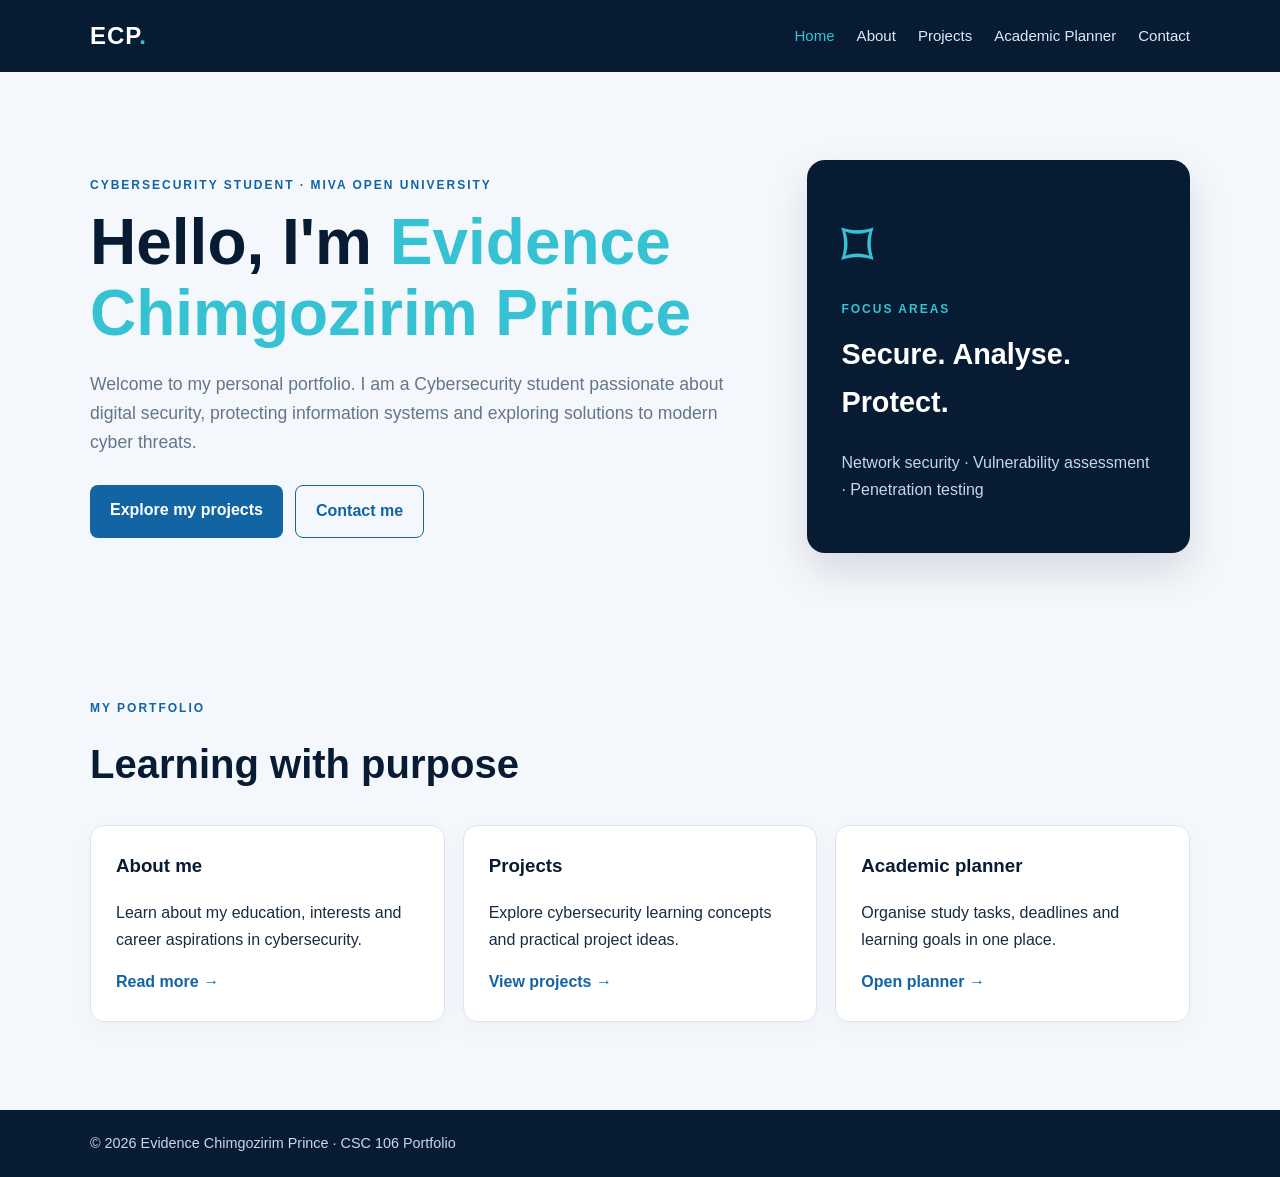
<file: index.html>
<!DOCTYPE html>
<html lang="en">
<head>
  <meta charset="UTF-8"><meta name="viewport" content="width=device-width, initial-scale=1.0">
  <meta name="description" content="Personal cybersecurity portfolio of Evidence Chimgozirim Prince.">
  <title>Evidence Chimgozirim Prince | Cybersecurity Portfolio</title>
  <link rel="stylesheet" href="css/style.css">
</head>
<body>
<header class="site-header"><nav class="nav container">
  <a class="brand" href="index.html">ECP<span>.</span></a>
  <button class="menu-toggle" aria-label="Toggle navigation" aria-expanded="false">☰</button>
  <ul class="nav-links">
    <li><a class="active" href="index.html">Home</a></li><li><a href="about.html">About</a></li>
    <li><a href="projects.html">Projects</a></li><li><a href="planner.html">Academic Planner</a></li><li><a href="contact.html">Contact</a></li>
  </ul>
</nav></header>
<main>
<section class="hero container">
  <div class="hero-copy"><p class="eyebrow">CYBERSECURITY STUDENT · MIVA OPEN UNIVERSITY</p>
    <h1>Hello, I'm <span>Evidence Chimgozirim Prince</span></h1>
    <p class="lead">Welcome to my personal portfolio. I am a Cybersecurity student passionate about digital security, protecting information systems and exploring solutions to modern cyber threats.</p>
    <div class="actions"><a class="btn" href="projects.html">Explore my projects</a><a class="btn btn-outline" href="contact.html">Contact me</a></div>
  </div>
  <div class="hero-card"><div class="shield">⌑</div><p class="card-kicker">FOCUS AREAS</p><h2>Secure. Analyse. Protect.</h2><p>Network security · Vulnerability assessment · Penetration testing</p></div>
</section>
<section class="container section"><p class="eyebrow">MY PORTFOLIO</p><h2 class="section-title">Learning with purpose</h2>
<div class="cards three"><article class="info-card"><h3>About me</h3><p>Learn about my education, interests and career aspirations in cybersecurity.</p><a href="about.html">Read more →</a></article>
<article class="info-card"><h3>Projects</h3><p>Explore cybersecurity learning concepts and practical project ideas.</p><a href="projects.html">View projects →</a></article>
<article class="info-card"><h3>Academic planner</h3><p>Organise study tasks, deadlines and learning goals in one place.</p><a href="planner.html">Open planner →</a></article></div></section>
</main><footer class="footer"><div class="container">© <span id="year"></span> Evidence Chimgozirim Prince · CSC 106 Portfolio</div></footer>
<script src="js/main.js"></script></body></html>
</file>
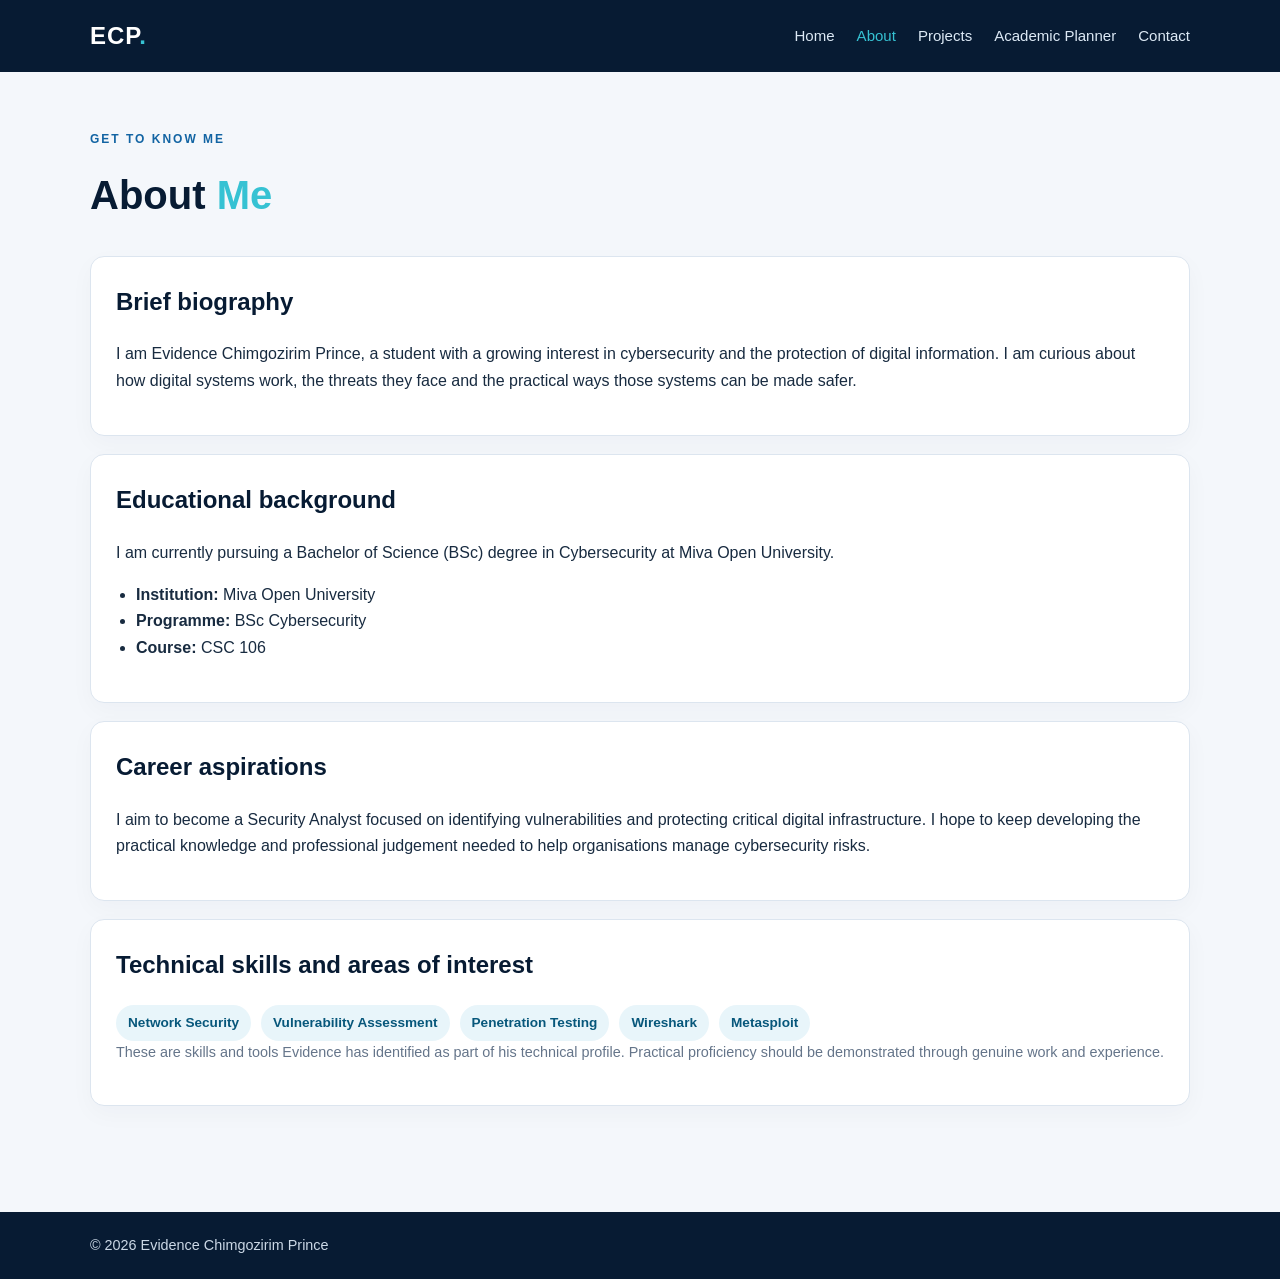
<file: about.html>
<!DOCTYPE html><html lang="en"><head><meta charset="UTF-8"><meta name="viewport" content="width=device-width, initial-scale=1.0"><title>About | Evidence Chimgozirim Prince</title><link rel="stylesheet" href="css/style.css"></head><body>
<header class="site-header"><nav class="nav container"><a class="brand" href="index.html">ECP<span>.</span></a><button class="menu-toggle" aria-label="Toggle navigation" aria-expanded="false">☰</button><ul class="nav-links"><li><a href="index.html">Home</a></li><li><a class="active" href="about.html">About</a></li><li><a href="projects.html">Projects</a></li><li><a href="planner.html">Academic Planner</a></li><li><a href="contact.html">Contact</a></li></ul></nav></header>
<main class="container page"><p class="eyebrow">GET TO KNOW ME</p><h1 class="page-title">About <span>Me</span></h1>
<section class="panel"><h2>Brief biography</h2><p>I am Evidence Chimgozirim Prince, a student with a growing interest in cybersecurity and the protection of digital information. I am curious about how digital systems work, the threats they face and the practical ways those systems can be made safer.</p></section>
<section class="panel"><h2>Educational background</h2><p>I am currently pursuing a Bachelor of Science (BSc) degree in Cybersecurity at Miva Open University.</p><ul class="detail-list"><li><strong>Institution:</strong> Miva Open University</li><li><strong>Programme:</strong> BSc Cybersecurity</li><li><strong>Course:</strong> CSC 106</li></ul></section>
<section class="panel"><h2>Career aspirations</h2><p>I aim to become a Security Analyst focused on identifying vulnerabilities and protecting critical digital infrastructure. I hope to keep developing the practical knowledge and professional judgement needed to help organisations manage cybersecurity risks.</p></section>
<section class="panel"><h2>Technical skills and areas of interest</h2><div class="tags"><span>Network Security</span><span>Vulnerability Assessment</span><span>Penetration Testing</span><span>Wireshark</span><span>Metasploit</span></div><p class="small-note">These are skills and tools Evidence has identified as part of his technical profile. Practical proficiency should be demonstrated through genuine work and experience.</p></section>
</main><footer class="footer"><div class="container">© <span id="year"></span> Evidence Chimgozirim Prince</div></footer><script src="js/main.js"></script></body></html>
</file>
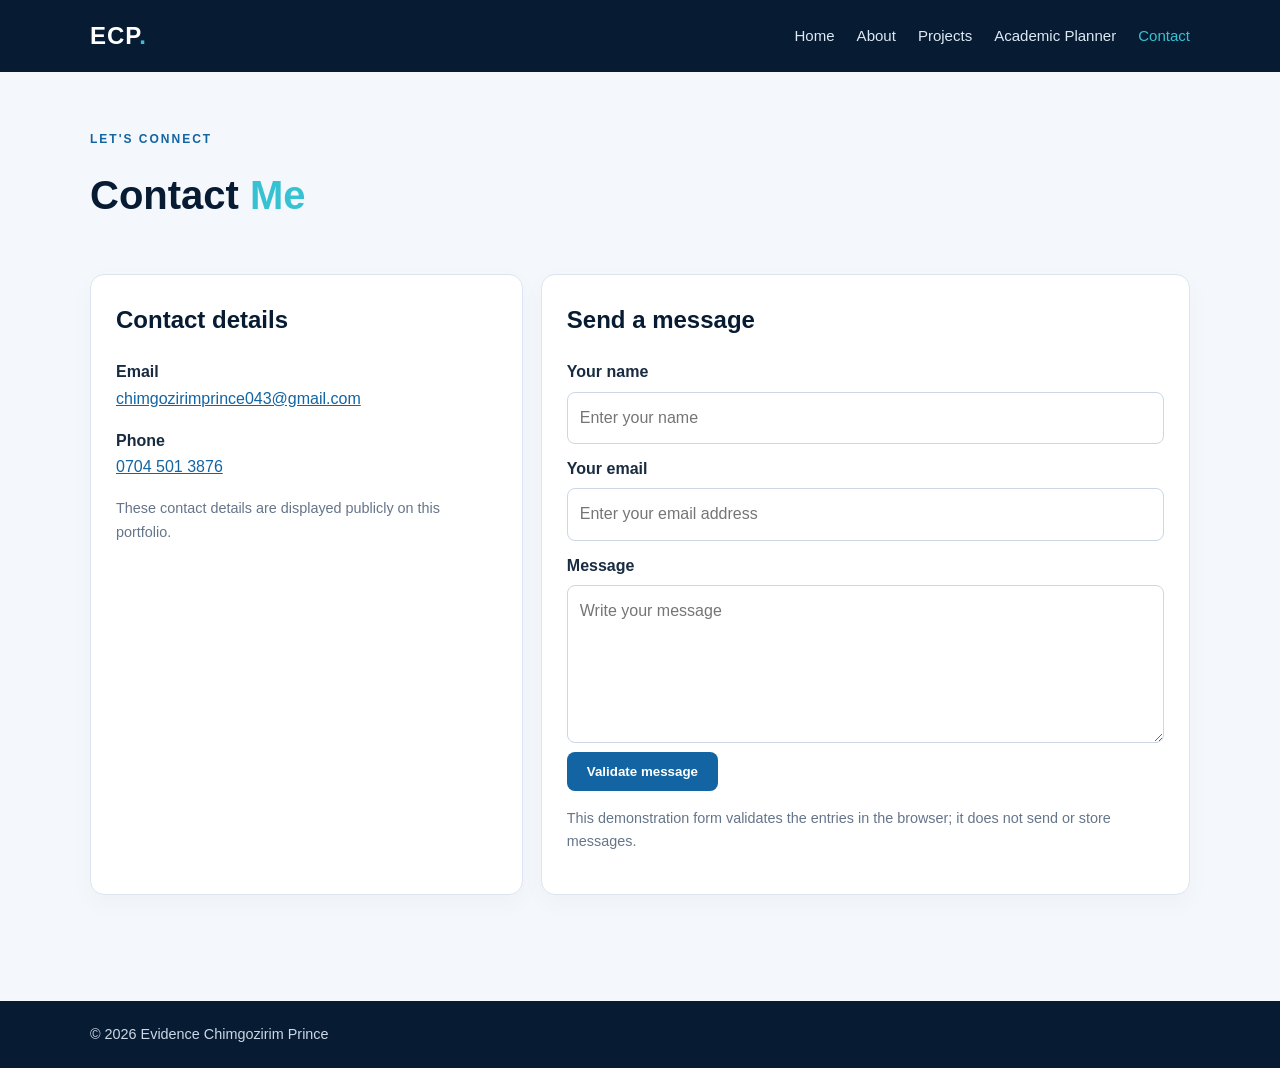
<file: contact.html>
<!DOCTYPE html><html lang="en"><head><meta charset="UTF-8"><meta name="viewport" content="width=device-width, initial-scale=1.0"><title>Contact | Evidence Chimgozirim Prince</title><link rel="stylesheet" href="css/style.css"></head><body>
<header class="site-header"><nav class="nav container"><a class="brand" href="index.html">ECP<span>.</span></a><button class="menu-toggle" aria-label="Toggle navigation" aria-expanded="false">☰</button><ul class="nav-links"><li><a href="index.html">Home</a></li><li><a href="about.html">About</a></li><li><a href="projects.html">Projects</a></li><li><a href="planner.html">Academic Planner</a></li><li><a class="active" href="contact.html">Contact</a></li></ul></nav></header>
<main class="container page"><p class="eyebrow">LET'S CONNECT</p><h1 class="page-title">Contact <span>Me</span></h1><div class="contact-layout"><section class="panel"><h2>Contact details</h2><p class="contact-item"><strong>Email</strong><a href="mailto:chimgozirimprince043@gmail.com">chimgozirimprince043@gmail.com</a></p><p class="contact-item"><strong>Phone</strong><a href="tel:+2347045013876">0704 501 3876</a></p><p class="small-note">These contact details are displayed publicly on this portfolio.</p></section>
<section class="panel"><h2>Send a message</h2><form id="contact-form" novalidate><label for="name">Your name</label><input id="name" name="name" type="text" placeholder="Enter your name" required><label for="email">Your email</label><input id="email" name="email" type="email" placeholder="Enter your email address" required><label for="message">Message</label><textarea id="message" name="message" rows="5" placeholder="Write your message" required></textarea><button class="btn" type="submit">Validate message</button><p id="form-feedback" class="form-feedback" aria-live="polite"></p></form><p class="small-note">This demonstration form validates the entries in the browser; it does not send or store messages.</p></section></div></main>
<footer class="footer"><div class="container">© <span id="year"></span> Evidence Chimgozirim Prince</div></footer><script src="js/main.js"></script></body></html>
</file>
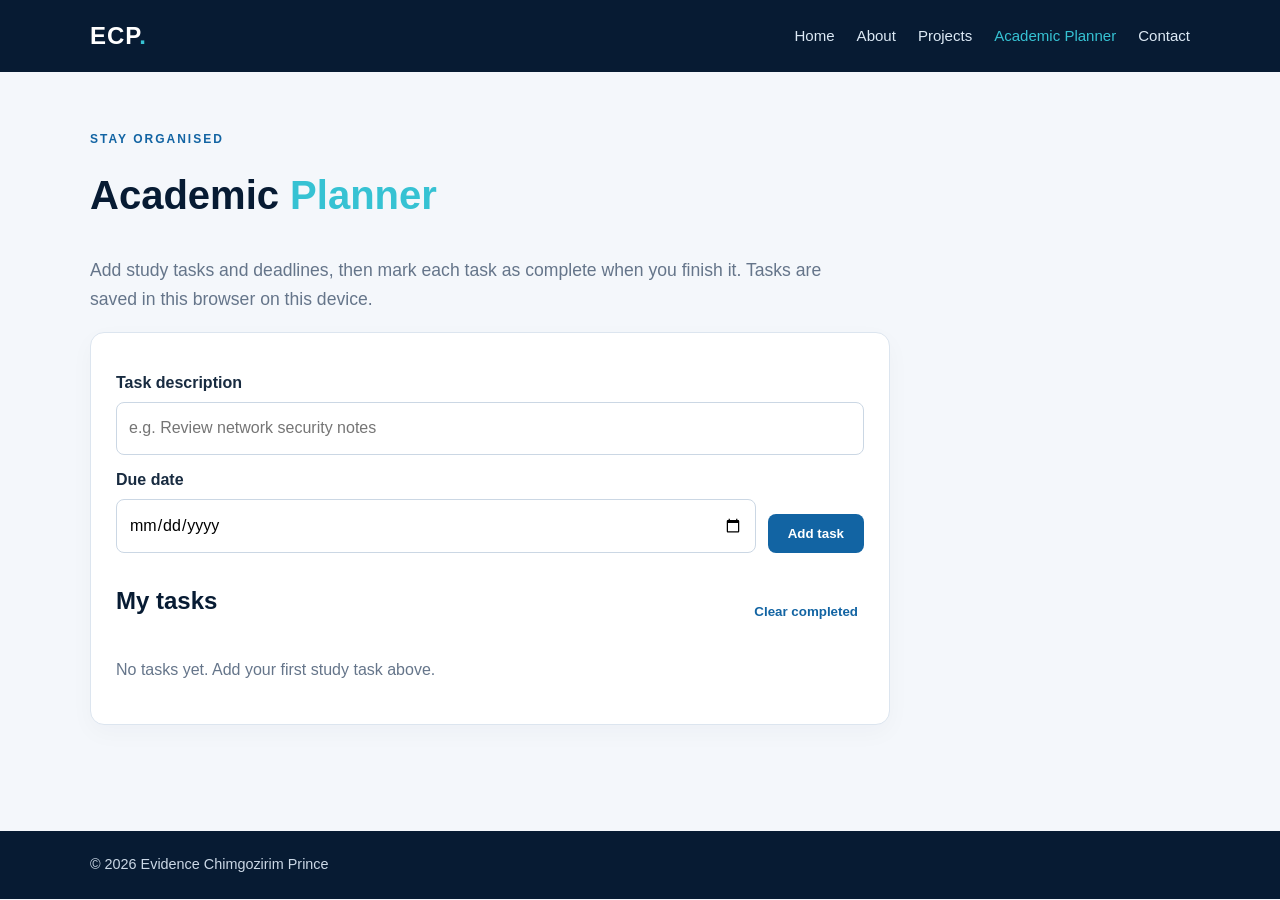
<file: planner.html>
<!DOCTYPE html><html lang="en"><head><meta charset="UTF-8"><meta name="viewport" content="width=device-width, initial-scale=1.0"><title>Academic Planner | Evidence Chimgozirim Prince</title><link rel="stylesheet" href="css/style.css"></head><body>
<header class="site-header"><nav class="nav container"><a class="brand" href="index.html">ECP<span>.</span></a><button class="menu-toggle" aria-label="Toggle navigation" aria-expanded="false">☰</button><ul class="nav-links"><li><a href="index.html">Home</a></li><li><a href="about.html">About</a></li><li><a href="projects.html">Projects</a></li><li><a class="active" href="planner.html">Academic Planner</a></li><li><a href="contact.html">Contact</a></li></ul></nav></header>
<main class="container page"><p class="eyebrow">STAY ORGANISED</p><h1 class="page-title">Academic <span>Planner</span></h1><p class="lead narrow">Add study tasks and deadlines, then mark each task as complete when you finish it. Tasks are saved in this browser on this device.</p>
<section class="panel planner-panel"><form id="task-form" class="task-form"><label for="task-input">Task description</label><input id="task-input" type="text" placeholder="e.g. Review network security notes" required maxlength="120"><div class="form-row"><div><label for="task-date">Due date</label><input id="task-date" type="date"></div><button class="btn" type="submit">Add task</button></div></form><div class="planner-heading"><h2>My tasks</h2><button id="clear-completed" class="text-button" type="button">Clear completed</button></div><ul id="task-list" class="task-list" aria-live="polite"></ul><p id="empty-state" class="empty-state">No tasks yet. Add your first study task above.</p></section></main>
<footer class="footer"><div class="container">© <span id="year"></span> Evidence Chimgozirim Prince</div></footer><script src="js/main.js"></script></body></html>
</file>
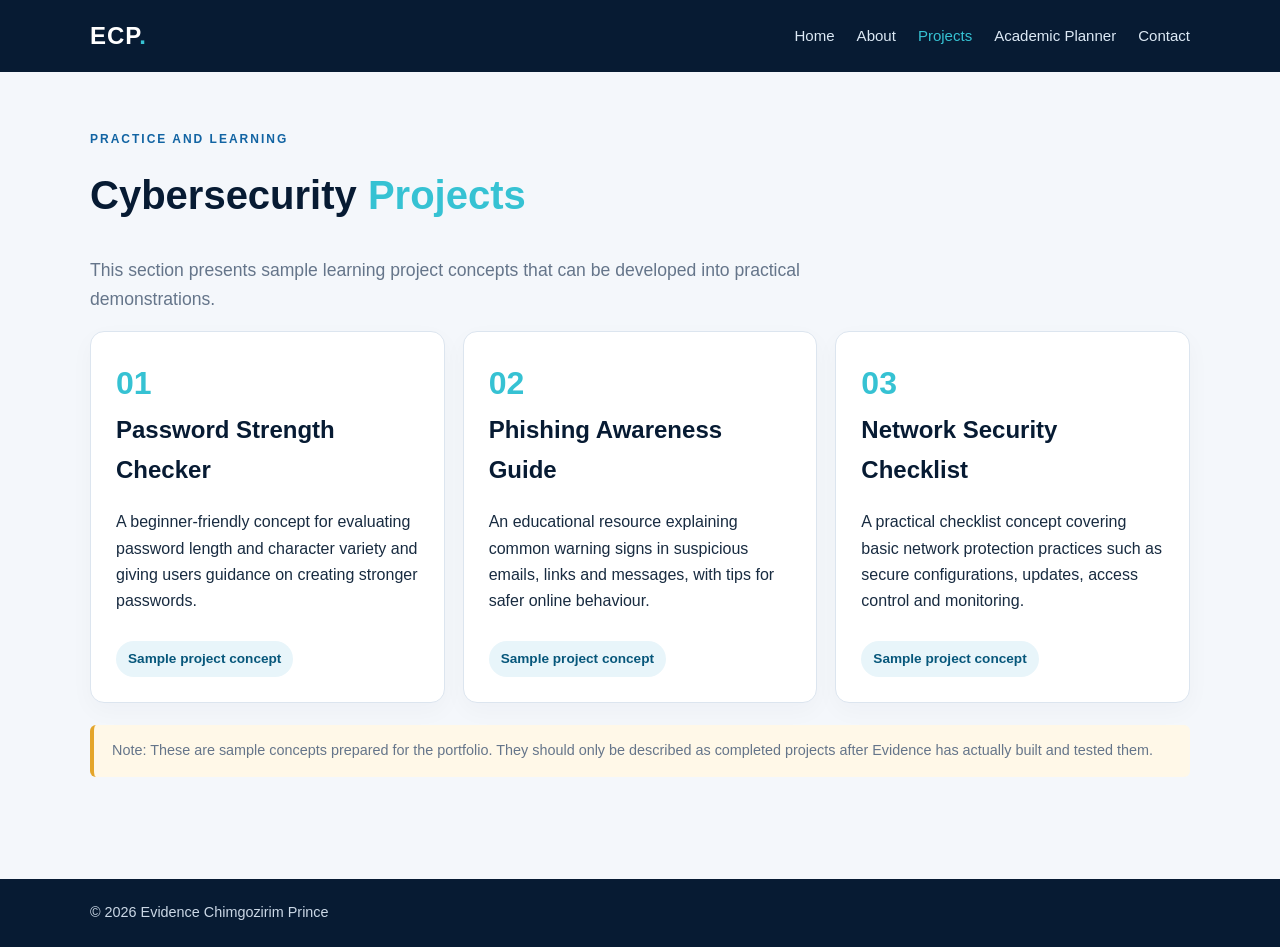
<file: projects.html>
<!DOCTYPE html><html lang="en"><head><meta charset="UTF-8"><meta name="viewport" content="width=device-width, initial-scale=1.0"><title>Projects | Evidence Chimgozirim Prince</title><link rel="stylesheet" href="css/style.css"></head><body>
<header class="site-header"><nav class="nav container"><a class="brand" href="index.html">ECP<span>.</span></a><button class="menu-toggle" aria-label="Toggle navigation" aria-expanded="false">☰</button><ul class="nav-links"><li><a href="index.html">Home</a></li><li><a href="about.html">About</a></li><li><a class="active" href="projects.html">Projects</a></li><li><a href="planner.html">Academic Planner</a></li><li><a href="contact.html">Contact</a></li></ul></nav></header>
<main class="container page"><p class="eyebrow">PRACTICE AND LEARNING</p><h1 class="page-title">Cybersecurity <span>Projects</span></h1><p class="lead narrow">This section presents sample learning project concepts that can be developed into practical demonstrations.</p>
<div class="cards"><article class="info-card project"><div class="project-number">01</div><h2>Password Strength Checker</h2><p>A beginner-friendly concept for evaluating password length and character variety and giving users guidance on creating stronger passwords.</p><span class="status">Sample project concept</span></article>
<article class="info-card project"><div class="project-number">02</div><h2>Phishing Awareness Guide</h2><p>An educational resource explaining common warning signs in suspicious emails, links and messages, with tips for safer online behaviour.</p><span class="status">Sample project concept</span></article>
<article class="info-card project"><div class="project-number">03</div><h2>Network Security Checklist</h2><p>A practical checklist concept covering basic network protection practices such as secure configurations, updates, access control and monitoring.</p><span class="status">Sample project concept</span></article></div>
<p class="notice">Note: These are sample concepts prepared for the portfolio. They should only be described as completed projects after Evidence has actually built and tested them.</p></main>
<footer class="footer"><div class="container">© <span id="year"></span> Evidence Chimgozirim Prince</div></footer><script src="js/main.js"></script></body></html>
</file>
<file: css/style.css>
:root{--navy:#071b33;--blue:#1264a3;--cyan:#36c2d3;--ink:#182b40;--muted:#65758a;--paper:#f4f7fb;--white:#fff;--line:#dce5ef}*{box-sizing:border-box}body{margin:0;font-family:Arial,Helvetica,sans-serif;color:var(--ink);background:var(--paper);line-height:1.65}.container{width:min(1100px,90%);margin:auto}.site-header{background:var(--navy);color:white}.nav{min-height:72px;display:flex;align-items:center;justify-content:space-between;gap:20px}.brand{font-size:1.5rem;font-weight:800;color:white;text-decoration:none;letter-spacing:1px}.brand span,.hero h1 span,.page-title span{color:var(--cyan)}.nav-links{display:flex;gap:22px;list-style:none;margin:0;padding:0}.nav-links a{color:#dce9f5;text-decoration:none;font-size:.94rem}.nav-links a:hover,.nav-links a.active{color:var(--cyan)}.menu-toggle{display:none;background:none;color:white;border:0;font-size:1.6rem}.hero{display:grid;grid-template-columns:1.4fr .8fr;gap:48px;align-items:center;padding:88px 0}.eyebrow{font-size:.75rem;font-weight:800;letter-spacing:2px;color:var(--blue)}h1,h2,h3,p{margin-top:0}.hero h1{font-size:clamp(2.3rem,5vw,4.2rem);line-height:1.1;color:var(--navy);margin:12px 0 22px}.lead{font-size:1.1rem;color:var(--muted);max-width:680px}.narrow{max-width:760px}.actions{display:flex;gap:12px;flex-wrap:wrap;margin-top:28px}.btn{display:inline-block;border:0;border-radius:8px;padding:12px 20px;background:var(--blue);color:white;text-decoration:none;font-weight:700;cursor:pointer}.btn:hover{background:#0b4e82}.btn-outline{background:transparent;border:1px solid var(--blue);color:var(--blue)}.hero-card{background:var(--navy);color:white;padding:34px;border-radius:18px;box-shadow:0 18px 40px #071b3320}.shield{font-size:4rem;color:var(--cyan)}.card-kicker{color:var(--cyan);font-size:.75rem;letter-spacing:2px;font-weight:800}.hero-card h2{font-size:1.8rem}.hero-card p:last-child{color:#c7d7e8}.section,.page{padding:58px 0}.section-title,.page-title{font-size:2.5rem;color:var(--navy);margin-bottom:28px}.cards{display:grid;grid-template-columns:repeat(3,1fr);gap:18px}.cards.three{margin-top:28px}.info-card,.panel{background:white;border:1px solid var(--line);border-radius:14px;padding:25px;box-shadow:0 8px 24px #071b3308}.info-card h2,.info-card h3,.panel h2{color:var(--navy)}.info-card a{color:var(--blue);font-weight:700;text-decoration:none}.page{min-height:70vh}.panel{margin:18px 0}.detail-list{padding-left:20px}.tags{display:flex;gap:10px;flex-wrap:wrap}.tags span,.status{background:#e8f5fa;color:#07577b;border-radius:30px;padding:7px 12px;font-size:.85rem;font-weight:700}.small-note,.notice{color:var(--muted);font-size:.9rem}.project-number{font-size:2rem;font-weight:800;color:var(--cyan)}.status{display:inline-block;margin-top:10px}.notice{background:#fff8e8;border-left:4px solid #e4a52a;padding:14px 18px;border-radius:6px;margin-top:22px}.planner-panel{max-width:800px}.task-form label,form label{display:block;font-weight:700;margin:12px 0 6px}input,textarea{width:100%;padding:12px;border:1px solid #cbd7e4;border-radius:8px;font:inherit;background:white}.form-row{display:grid;grid-template-columns:1fr auto;align-items:end;gap:12px}.planner-heading{display:flex;justify-content:space-between;align-items:center;margin-top:28px}.text-button{border:0;background:none;color:var(--blue);font-weight:700;cursor:pointer}.task-list{list-style:none;padding:0}.task-list li{display:flex;align-items:center;gap:12px;padding:12px 0;border-bottom:1px solid var(--line)}.task-list li span{flex:1}.task-list li.done span{text-decoration:line-through;color:var(--muted)}.task-list button{border:0;background:#fceeee;color:#a32d2d;padding:7px 10px;border-radius:6px}.empty-state{color:var(--muted)}.contact-layout{display:grid;grid-template-columns:.8fr 1.2fr;gap:18px}.contact-item strong,.contact-item a{display:block}.contact-item a{color:var(--blue);overflow-wrap:anywhere}.form-feedback{font-weight:700}.footer{background:var(--navy);color:#cbd8e6;padding:22px 0;font-size:.9rem;margin-top:30px}@media(max-width:760px){.nav{position:relative;flex-wrap:wrap;padding:12px 0}.menu-toggle{display:block}.nav-links{display:none;flex-direction:column;width:100%;gap:12px;padding:8px 0 14px}.nav-links.open{display:flex}.hero{grid-template-columns:1fr;padding:58px 0}.cards,.contact-layout{grid-template-columns:1fr}.section-title,.page-title{font-size:2rem}.form-row{grid-template-columns:1fr}.form-row .btn{width:100%}}
</file>
